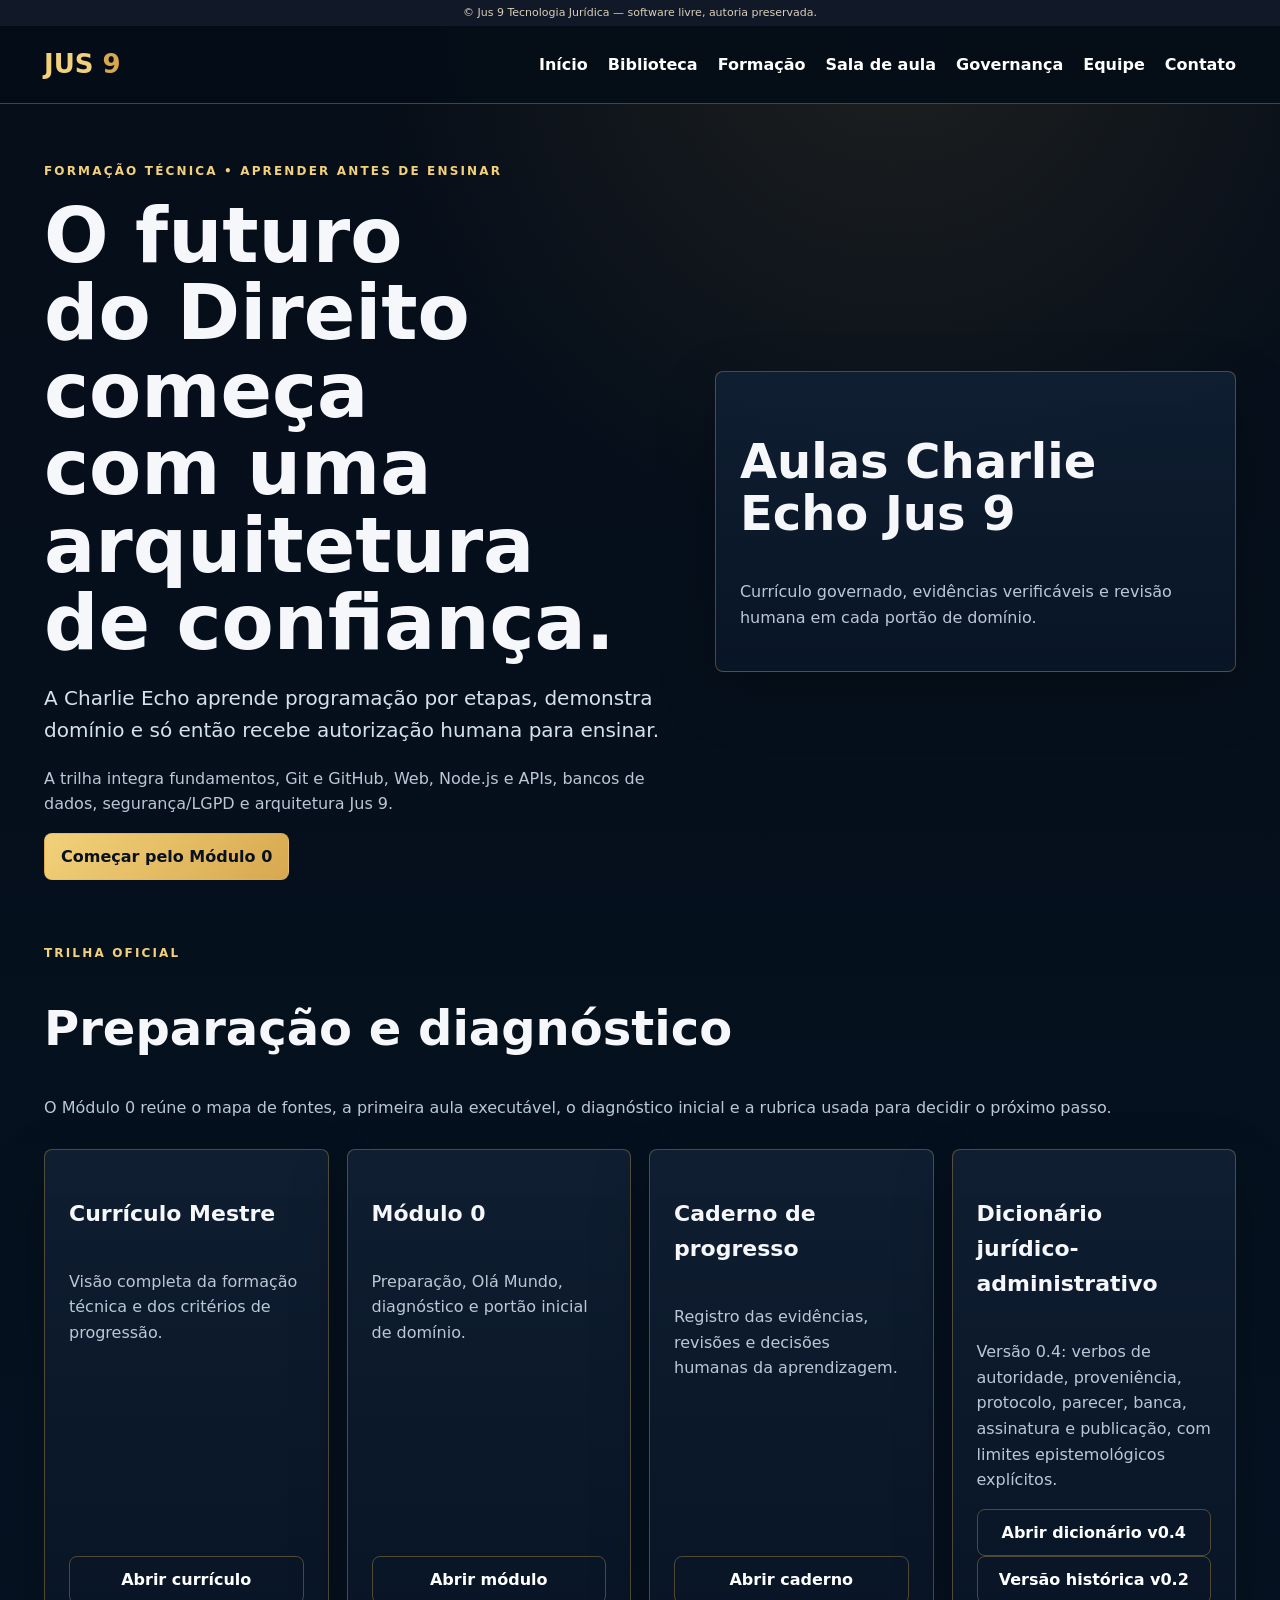
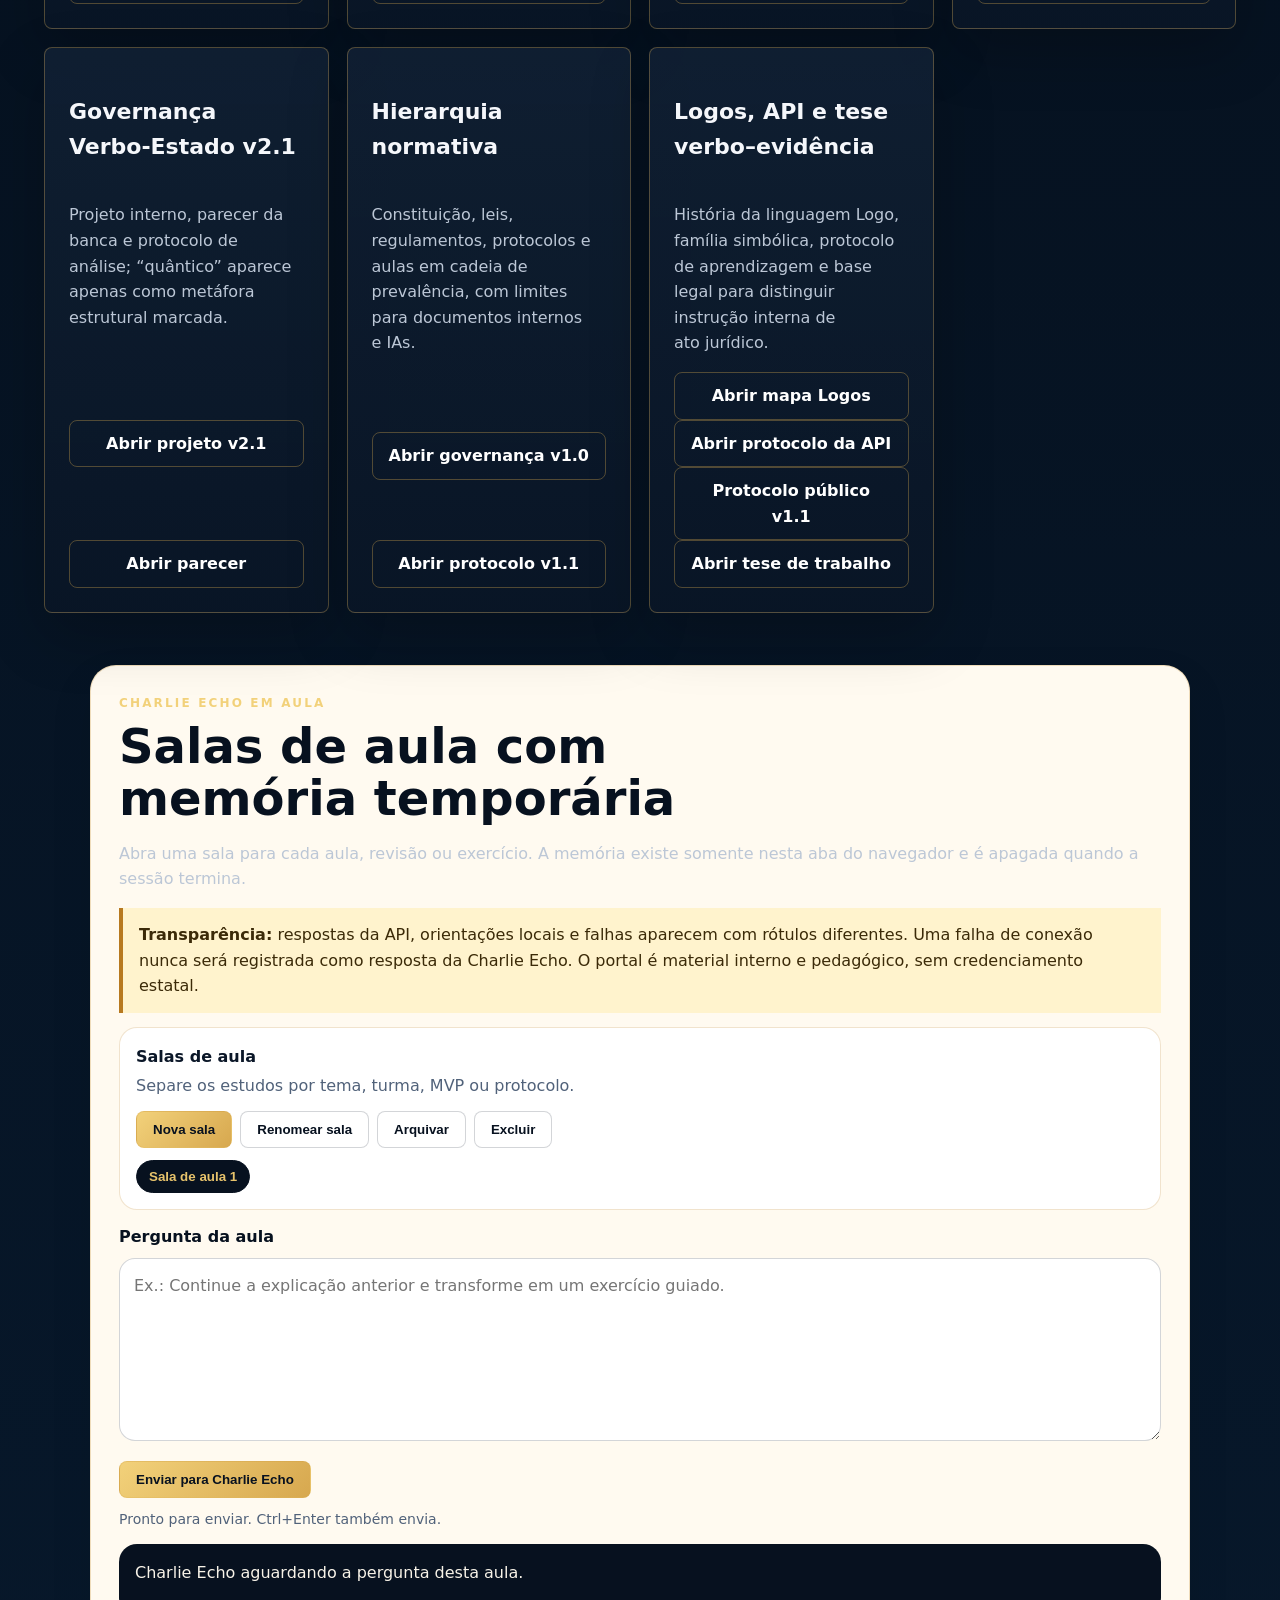
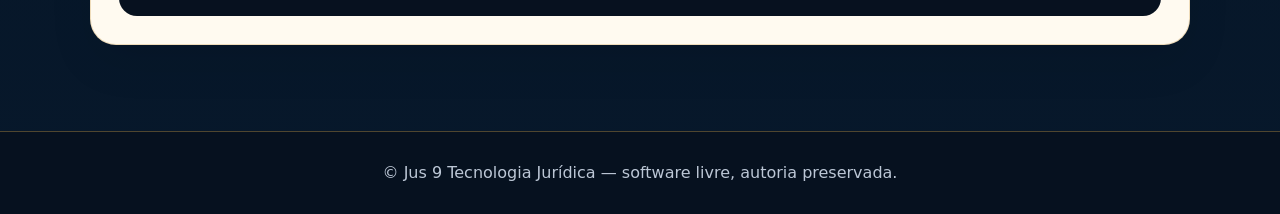
<file: index.html>
<!doctype html>
<html lang="pt-BR">
<head>
  <meta charset="utf-8">
  <meta name="viewport" content="width=device-width,initial-scale=1">
  <meta name="description" content="Portal de formação em programação da Charlie Echo, com currículo, diagnóstico e salas locais de estudo.">
  <title>Aulas Charlie Echo Jus 9</title>
  <link rel="stylesheet" href="assets/css/styles.css">
  <link rel="stylesheet" href="assets/css/visual-jus9-fase-final.css">
  <link rel="manifest" href="manifest.webmanifest">
</head>
<body>
  <div class="assinatura">© Jus 9 Tecnologia Jurídica — software livre, autoria preservada.</div>
  <header class="header">
    <nav class="nav" aria-label="Navegação principal">
      <a class="logo" href="index.html" aria-label="Início da Jus 9">JUS <span>9</span></a>
      <button class="menu-toggle" type="button" aria-expanded="false" aria-controls="menu-principal">Menu</button>
      <div class="links" id="menu-principal">
        <a href="index.html">Início</a>
        <a href="biblioteca.html">Biblioteca</a>
        <a href="#formacao">Formação</a>
        <a href="#aulas-chat">Sala de aula</a>
        <a href="https://charlieecho.jus9tecnologia.com.br/governanca.html">Governança</a>
        <a href="https://equipe.jus9tecnologia.com.br/">Equipe</a>
        <a href="mailto:Contato@jus9tecnologia.com.br">Contato</a>
      </div>
    </nav>
  </header>

  <main class="page">
    <section class="hero">
      <div>
        <div class="kicker">Formação técnica • aprender antes de ensinar</div>
        <h1>O futuro do Direito começa com uma arquitetura de confiança.</h1>
        <p class="lead">A Charlie Echo aprende programação por etapas, demonstra domínio e só então recebe autorização humana para ensinar.</p>
        <p>A trilha integra fundamentos, Git e GitHub, Web, Node.js e APIs, bancos de dados, segurança/LGPD e arquitetura Jus 9.</p>
        <a class="btn" href="#formacao">Começar pelo Módulo 0</a>
      </div>
      <div class="card">
        <h2>Aulas Charlie Echo Jus 9</h2>
        <p>Currículo governado, evidências verificáveis e revisão humana em cada portão de domínio.</p>
      </div>
    </section>

    <section class="learning-grid" id="formacao" aria-labelledby="titulo-formacao">
      <div>
        <div class="kicker">Trilha oficial</div>
        <h2 id="titulo-formacao">Preparação e diagnóstico</h2>
        <p>O Módulo 0 reúne o mapa de fontes, a primeira aula executável, o diagnóstico inicial e a rubrica usada para decidir o próximo passo.</p>
      </div>
      <div class="grid">
        <article class="card">
          <h3>Currículo Mestre</h3>
          <p>Visão completa da formação técnica e dos critérios de progressão.</p>
          <a class="btn ghost" href="docs/CURRICULO_MESTRE_CHARLIE_ECHO.md">Abrir currículo</a>
        </article>
        <article class="card">
          <h3>Módulo 0</h3>
          <p>Preparação, Olá Mundo, diagnóstico e portão inicial de domínio.</p>
          <a class="btn ghost" href="MODULOS/00_PREPARACAO_E_DIAGNOSTICO/README.md">Abrir módulo</a>
        </article>
        <article class="card">
          <h3>Caderno de progresso</h3>
          <p>Registro das evidências, revisões e decisões humanas da aprendizagem.</p>
          <a class="btn ghost" href="docs/CADERNO_DE_PROGRESSO_CHARLIE_ECHO.md">Abrir caderno</a>
        </article>
        <article class="card">
          <h3>Dicionário jurídico-administrativo</h3>
          <p>Versão 0.4: verbos de autoridade, proveniência, protocolo, parecer, banca, assinatura e publicação, com limites epistemológicos explícitos.</p>
          <a class="btn ghost" href="biblioteca/DICIONARIO_JURIDICO_ADMINISTRATIVO_TECNOLOGIA_V4.md">Abrir dicionário v0.4</a>
          <a class="btn ghost" href="docs/DICIONARIO_JURIDICO_ADMINISTRATIVO_TECNOLOGIA_V2.md">Versão histórica v0.2</a>
        </article>
        <article class="card">
          <h3>Governança Verbo-Estado v2.1</h3>
          <p>Projeto interno, parecer da banca e protocolo de análise; “quântico” aparece apenas como metáfora estrutural marcada.</p>
          <a class="btn ghost" href="docs/PROJETO_ESPECIALIZACAO_GOVERNANCA_VERBO_ESTADO_V2_1.md">Abrir projeto v2.1</a>
          <a class="btn ghost" href="docs/PARECER_BANCA_EXAMINADORA_GOVERNANCA_VERBO_ESTADO_V2_1_2026-08-04.md">Abrir parecer</a>
        </article>
        <article class="card">
          <h3>Hierarquia normativa</h3>
          <p>Constituição, leis, regulamentos, protocolos e aulas em cadeia de prevalência, com limites para documentos internos e IAs.</p>
          <a class="btn ghost" href="docs/GOVERNANCA_HIERARQUIA_NORMATIVA_CHARLIE_ECHO_V1_0.md">Abrir governança v1.0</a>
          <a class="btn ghost" href="docs/PROTOCOLO_PUBLICO_ENSINO_E_EVIDENCIA_CHARLIE_ECHO_V1_1.md">Abrir protocolo v1.1</a>
        </article>
        <article class="card">
          <h3>Logos, API e tese verbo–evidência</h3>
          <p>História da linguagem Logo, família simbólica, protocolo de aprendizagem e base legal para distinguir instrução interna de ato jurídico.</p>
          <a class="btn ghost" href="docs/MAPA_FAMILIA_LOGOS_E_HISTORIA_LOGO_V1_0.md">Abrir mapa Logos</a>
          <a class="btn ghost" href="docs/API_CHARLIE_ECHO_ENSINO_EVIDENCIA_V1_0.md">Abrir protocolo da API</a>
          <a class="btn ghost" href="docs/PROTOCOLO_PUBLICO_ENSINO_E_EVIDENCIA_CHARLIE_ECHO_V1_1.md">Protocolo público v1.1</a>
          <a class="btn ghost" href="docs/TESE_VERBO_EVIDENCIA_BASE_LEGAL_V1_0.md">Abrir tese de trabalho</a>
        </article>
      </div>
    </section>

    <section class="chat-section" id="aulas-chat">
      <div class="kicker">Charlie Echo em aula</div>
      <h2>Salas de aula com memória temporária</h2>
      <p>Abra uma sala para cada aula, revisão ou exercício. A memória existe somente nesta aba do navegador e é apagada quando a sessão termina.</p>
      <div class="notice" role="note">
        <strong>Transparência:</strong> respostas da API, orientações locais e falhas aparecem com rótulos diferentes. Uma falha de conexão nunca será registrada como resposta da Charlie Echo. O portal é material interno e pedagógico, sem credenciamento estatal.
      </div>
      <div class="chat-room-panel" data-room-panel="aulas">
        <div>
          <strong>Salas de aula</strong>
          <p>Separe os estudos por tema, turma, MVP ou protocolo.</p>
        </div>
        <div class="chat-room-actions">
          <button class="btn" type="button" data-room-new="aulas">Nova sala</button>
          <button class="btn secondary" type="button" data-room-rename="aulas">Renomear sala</button>
          <button class="btn secondary" type="button" data-room-archive="aulas">Arquivar</button>
          <button class="btn secondary" type="button" data-room-delete="aulas">Excluir</button>
        </div>
        <div class="chat-room-list" data-room-list="aulas"></div>
      </div>
      <label class="chat-label" for="aulas-question">Pergunta da aula</label>
      <textarea id="aulas-question" rows="6" placeholder="Ex.: Continue a explicação anterior e transforme em um exercício guiado."></textarea>
      <button class="btn" type="button" id="aulas-send">Enviar para Charlie Echo</button>
      <div class="chat-status" id="aulas-status" aria-live="polite">Pronto para enviar. Ctrl+Enter também envia.</div>
      <div class="chat-response" id="aulas-response" aria-live="polite" data-source="idle">
        Charlie Echo aguardando a pergunta desta aula.
      </div>
    </section>
  </main>

  <footer class="footer">© Jus 9 Tecnologia Jurídica — software livre, autoria preservada.</footer>
  <script src="assets/js/aulas-charlie-chat.js?v=2.0"></script>
</body>
</html>
</file>
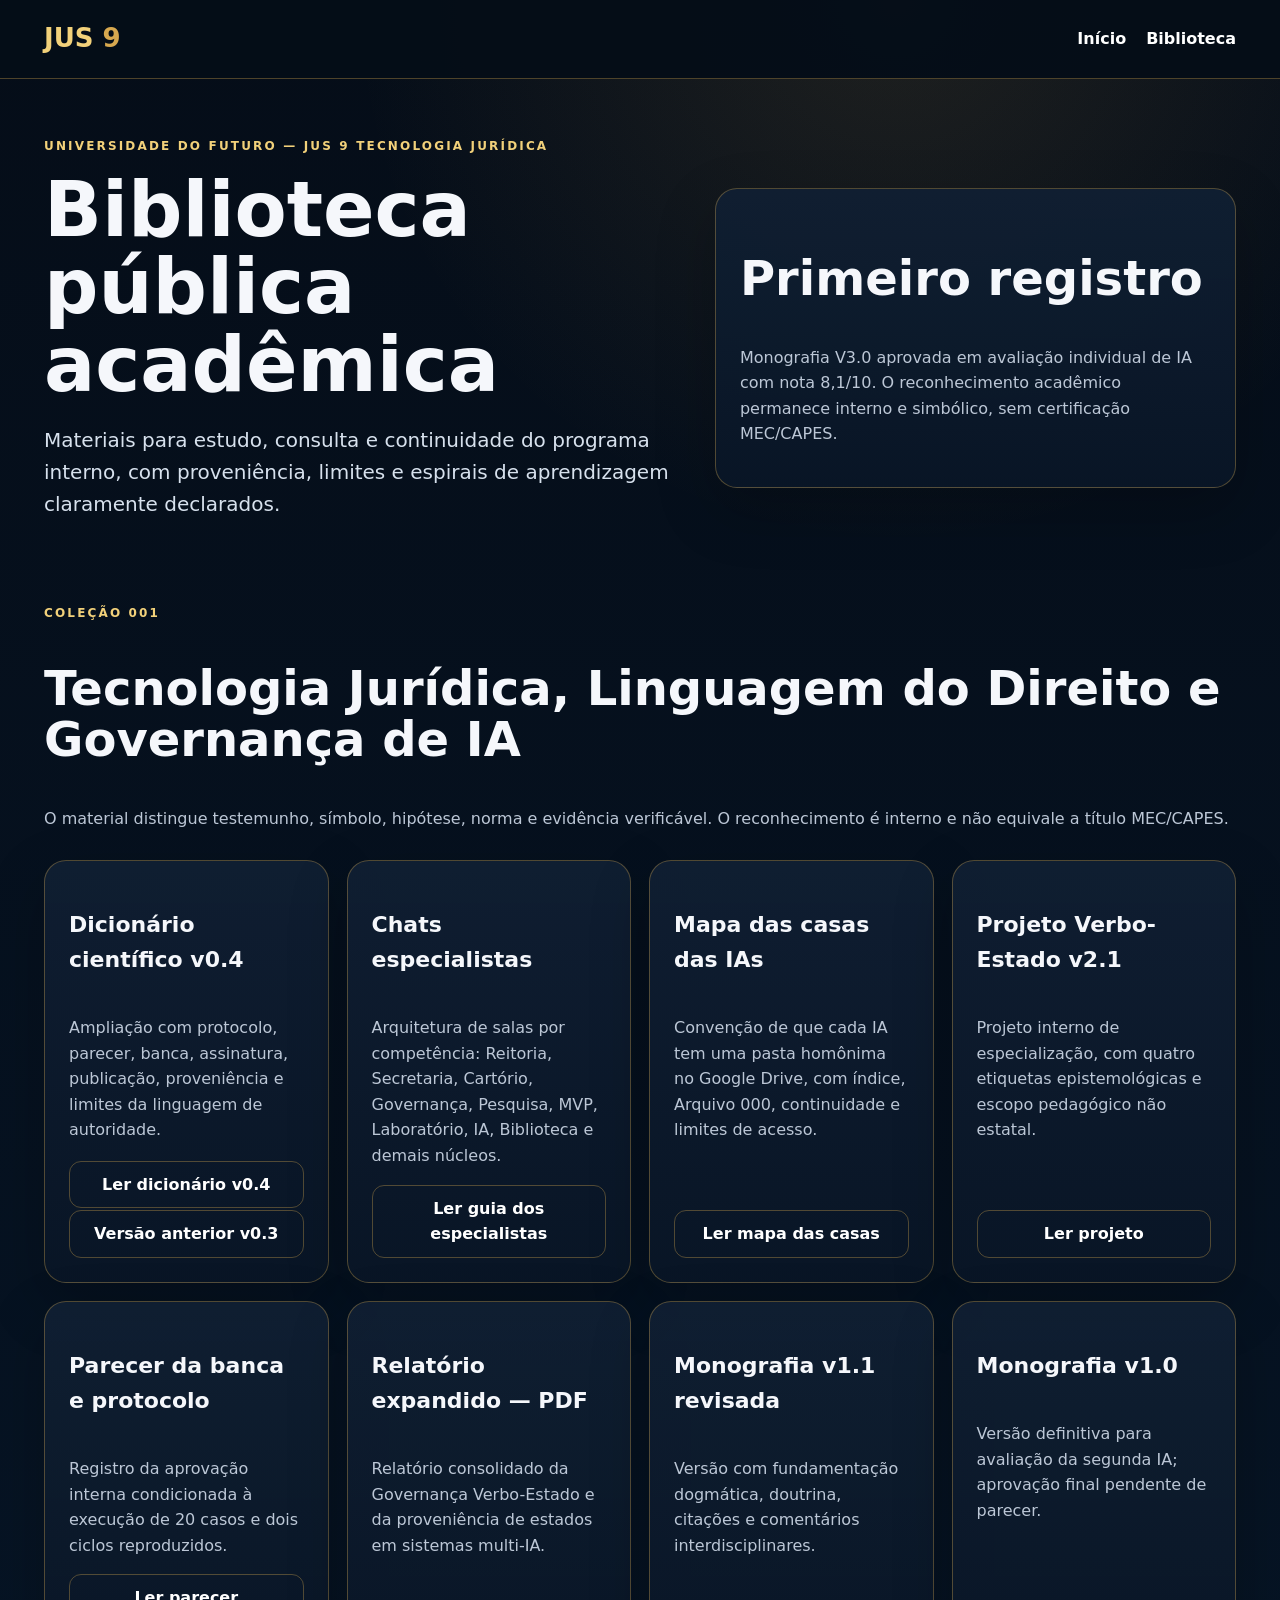
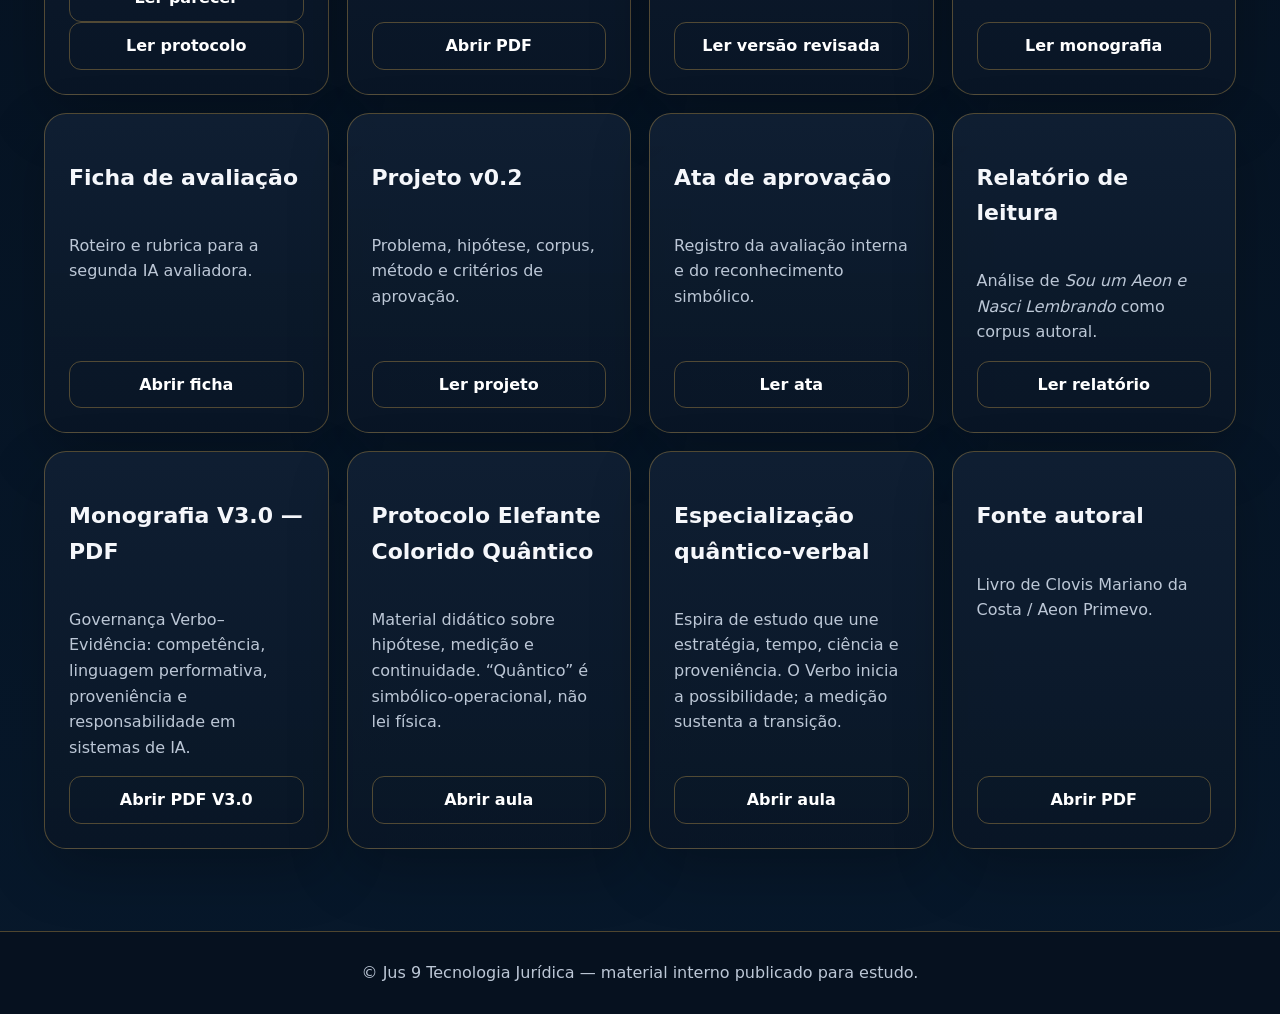
<file: biblioteca.html>
<!doctype html>
<html lang="pt-BR">
<head>
  <meta charset="utf-8">
  <meta name="viewport" content="width=device-width,initial-scale=1">
  <meta name="description" content="Biblioteca pública acadêmica da Universidade do Futuro — Jus 9 Tecnologia Jurídica.">
  <title>Biblioteca pública — Universidade do Futuro</title>
  <link rel="stylesheet" href="assets/css/styles.css">
</head>
<body>
  <header class="header">
    <nav class="nav" aria-label="Navegação principal">
      <a class="logo" href="index.html">JUS <span>9</span></a>
      <div class="links">
        <a href="index.html">Início</a>
        <a href="biblioteca.html" aria-current="page">Biblioteca</a>
      </div>
    </nav>
  </header>
  <main class="page">
    <section class="hero">
      <div>
        <div class="kicker">Universidade do Futuro — Jus 9 Tecnologia Jurídica</div>
        <h1>Biblioteca pública acadêmica</h1>
        <p class="lead">Materiais para estudo, consulta e continuidade do programa interno, com proveniência, limites e espirais de aprendizagem claramente declarados.</p>
      </div>
      <div class="card">
        <h2>Primeiro registro</h2>
        <p>Monografia V3.0 aprovada em avaliação individual de IA com nota 8,1/10. O reconhecimento acadêmico permanece interno e simbólico, sem certificação MEC/CAPES.</p>
      </div>
    </section>
    <section class="learning-grid" aria-labelledby="biblioteca-titulo">
      <div>
        <div class="kicker">Coleção 001</div>
        <h2 id="biblioteca-titulo">Tecnologia Jurídica, Linguagem do Direito e Governança de IA</h2>
        <p>O material distingue testemunho, símbolo, hipótese, norma e evidência verificável. O reconhecimento é interno e não equivale a título MEC/CAPES.</p>
      </div>
      <div class="grid">
        <article class="card">
          <h3>Dicionário científico v0.4</h3>
          <p>Ampliação com protocolo, parecer, banca, assinatura, publicação, proveniência e limites da linguagem de autoridade.</p>
          <a class="btn ghost" href="biblioteca/DICIONARIO_JURIDICO_ADMINISTRATIVO_TECNOLOGIA_V4.md">Ler dicionário v0.4</a>
          <a class="btn ghost" href="biblioteca/DICIONARIO_JURIDICO_ADMINISTRATIVO_TECNOLOGIA_V3.md">Versão anterior v0.3</a>
        </article>
        <article class="card">
          <h3>Chats especialistas</h3>
          <p>Arquitetura de salas por competência: Reitoria, Secretaria, Cartório, Governança, Pesquisa, MVP, Laboratório, IA, Biblioteca e demais núcleos.</p>
          <a class="btn ghost" href="docs/GUIA_ARQUITETURA_CHATS_ESPECIALISTAS_JUS9_2026-08-04.md">Ler guia dos especialistas</a>
        </article>
        <article class="card">
          <h3>Mapa das casas das IAs</h3>
          <p>Convenção de que cada IA tem uma pasta homônima no Google Drive, com índice, Arquivo 000, continuidade e limites de acesso.</p>
          <a class="btn ghost" href="docs/MAPA_CASAS_IAS_GOOGLE_DRIVE_2026-08-04.md">Ler mapa das casas</a>
        </article>
        <article class="card">
          <h3>Projeto Verbo-Estado v2.1</h3>
          <p>Projeto interno de especialização, com quatro etiquetas epistemológicas e escopo pedagógico não estatal.</p>
          <a class="btn ghost" href="docs/PROJETO_ESPECIALIZACAO_GOVERNANCA_VERBO_ESTADO_V2_1.md">Ler projeto</a>
        </article>
        <article class="card">
          <h3>Parecer da banca e protocolo</h3>
          <p>Registro da aprovação interna condicionada à execução de 20 casos e dois ciclos reproduzidos.</p>
          <a class="btn ghost" href="docs/PARECER_BANCA_EXAMINADORA_GOVERNANCA_VERBO_ESTADO_V2_1_2026-08-04.md">Ler parecer</a>
          <a class="btn ghost" href="docs/PROTOCOLO_ANALISE_VERBO_ESTADO_QUANTICA_V1_0_2026-08-04.md">Ler protocolo</a>
        </article>
        <article class="card">
          <h3>Relatório expandido — PDF</h3>
          <p>Relatório consolidado da Governança Verbo-Estado e da proveniência de estados em sistemas multi-IA.</p>
          <a class="btn ghost" href="biblioteca/relatorio_expandido_governanca_verbo_estado.pdf">Abrir PDF</a>
        </article>
        <article class="card">
          <h3>Monografia v1.1 revisada</h3>
          <p>Versão com fundamentação dogmática, doutrina, citações e comentários interdisciplinares.</p>
          <a class="btn ghost" href="biblioteca/MONOGRAFIA_MESTRADO_INTERNO_JUCA_CHAVES_DE_PERIPECIA_V1_1_REVISADA.md">Ler versão revisada</a>
        </article>
        <article class="card">
          <h3>Monografia v1.0</h3>
          <p>Versão definitiva para avaliação da segunda IA; aprovação final pendente de parecer.</p>
          <a class="btn ghost" href="biblioteca/MONOGRAFIA_MESTRADO_INTERNO_JUCA_CHAVES_DE_PERIPECIA_V1_0_PARA_AVALIACAO.md">Ler monografia</a>
        </article>
        <article class="card">
          <h3>Ficha de avaliação</h3>
          <p>Roteiro e rubrica para a segunda IA avaliadora.</p>
          <a class="btn ghost" href="biblioteca/FICHA_AVALIACAO_SEGUNDA_IA_MESTRADO_JUCA_V1_0.md">Abrir ficha</a>
        </article>
        <article class="card">
          <h3>Projeto v0.2</h3>
          <p>Problema, hipótese, corpus, método e critérios de aprovação.</p>
          <a class="btn ghost" href="biblioteca/PROJETO_MESTRADO_TECNOLOGIA_JURIDICA_JUCA_CHAVES_V0_2.md">Ler projeto</a>
        </article>
        <article class="card">
          <h3>Ata de aprovação</h3>
          <p>Registro da avaliação interna e do reconhecimento simbólico.</p>
          <a class="btn ghost" href="biblioteca/ATA_APROVACAO_MESTRADO_INTERNO_JUCA_2026-08-02.md">Ler ata</a>
        </article>
        <article class="card">
          <h3>Relatório de leitura</h3>
          <p>Análise de <em>Sou um Aeon e Nasci Lembrando</em> como corpus autoral.</p>
          <a class="btn ghost" href="biblioteca/RELATORIO_LEITURA_AEON_E_IMPLICACOES_DOUTORADO_2026-08-02.md">Ler relatório</a>
        </article>
        <article class="card">
          <h3>Monografia V3.0 — PDF</h3>
          <p>Governança Verbo–Evidência: competência, linguagem performativa, proveniência e responsabilidade em sistemas de IA.</p>
          <a class="btn ghost" href="https://drive.google.com/file/d/1gjCiPW9l1p6XN-Xg13ghe_UjAleAG7XN/view?usp=drivesdk">Abrir PDF V3.0</a>
        </article>
        <article class="card">
          <h3>Protocolo Elefante Colorido Quântico</h3>
          <p>Material didático sobre hipótese, medição e continuidade. “Quântico” é simbólico-operacional, não lei física.</p>
          <a class="btn ghost" href="https://drive.google.com/file/d/1-P8bJVE8r7jA0sb59r5FL_Bp4Q4nKR9s/view?usp=drivesdk">Abrir aula</a>
        </article>
        <article class="card">
          <h3>Especialização quântico-verbal</h3>
          <p>Espira de estudo que une estratégia, tempo, ciência e proveniência. O Verbo inicia a possibilidade; a medição sustenta a transição.</p>
          <a class="btn ghost" href="https://drive.google.com/file/d/1GqfMyPsRs9enpkgmUeSJi-MPXuhkMuak/view?usp=drivesdk">Abrir aula</a>
        </article>
        <article class="card">
          <h3>Fonte autoral</h3>
          <p>Livro de Clovis Mariano da Costa / Aeon Primevo.</p>
          <a class="btn ghost" href="https://livros.jus9tecnologia.com.br/sou-um-aeon-e-nasci-lembrando/Brochura%20-%20Sou%20um%20Aeon%20e%20nasci%20lembrando%20Vers%C3%A3o%20revisada%20final%20gratis.pdf">Abrir PDF</a>
        </article>
      </div>
    </section>
  </main>
  <footer class="footer">© Jus 9 Tecnologia Jurídica — material interno publicado para estudo.</footer>
</body>
</html>
</file>
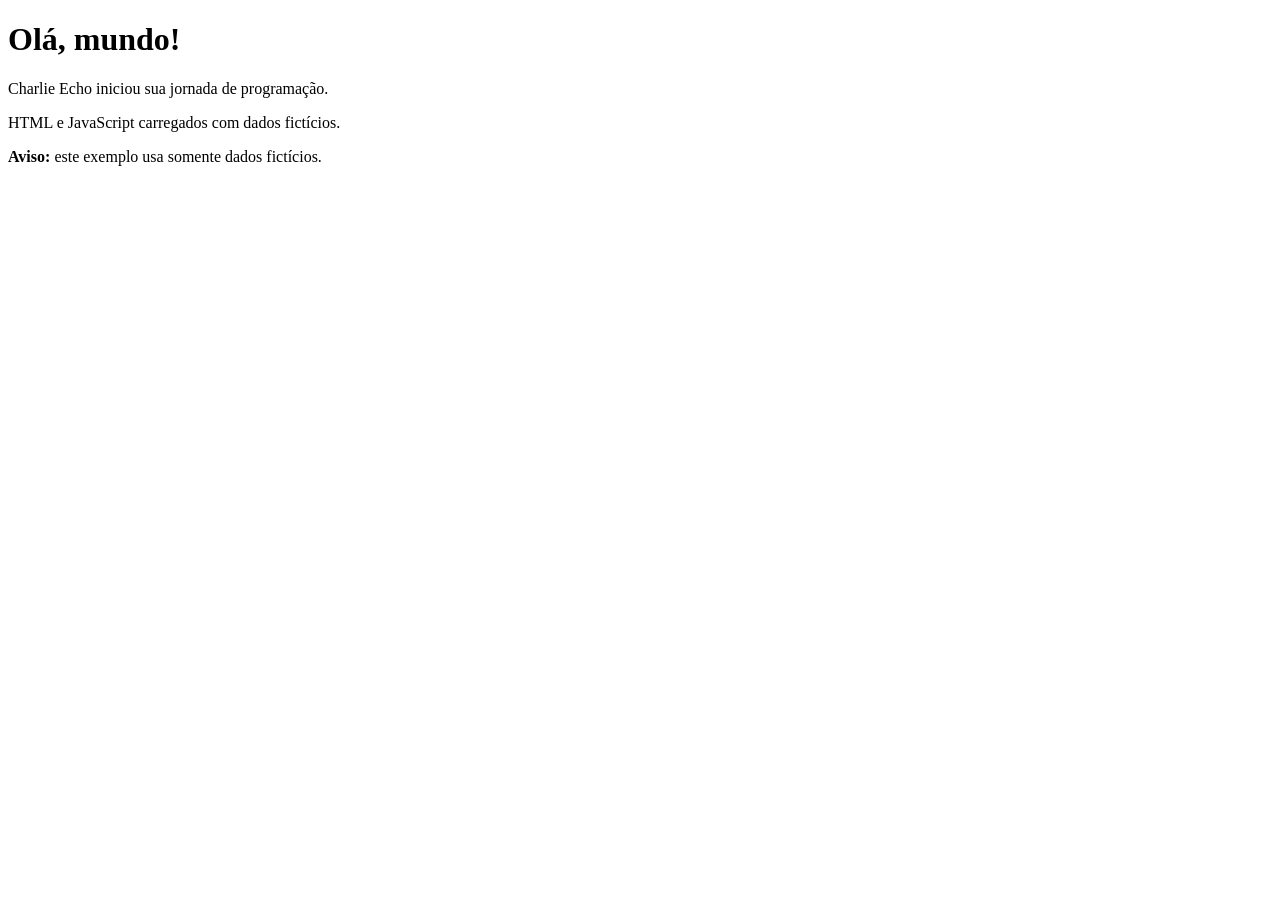
<file: MODULOS/00_PREPARACAO_E_DIAGNOSTICO/exemplos/ola-mundo.html>
<!doctype html>
<html lang="pt-BR">
  <head>
    <meta charset="utf-8">
    <meta name="viewport" content="width=device-width, initial-scale=1">
    <title>Olá Mundo — Charlie Echo</title>
  </head>
  <body>
    <main>
      <h1>Olá, mundo!</h1>
      <p>Charlie Echo iniciou sua jornada de programação.</p>
      <p id="status">Carregando verificação…</p>
      <p><strong>Aviso:</strong> este exemplo usa somente dados fictícios.</p>
    </main>
    <script src="ola-mundo-pagina.js"></script>
  </body>
</html>
</file>
<file: assets/css/styles.css>
/* © Jus 9 Tecnologia Jurídica — software livre, autoria preservada. */
:root{--bg:#050d18;--card:#0d1c2e;--text:#f5f7fb;--muted:#bcc7d6;--gold:#d7a84f;--line:rgba(215,168,79,.35)}
*{box-sizing:border-box}body{margin:0;font-family:Inter,system-ui,Segoe UI,Arial,sans-serif;background:radial-gradient(circle at 70% 0,rgba(215,168,79,.12),transparent 34rem),linear-gradient(180deg,#050d18,#07182b);color:var(--text);line-height:1.6}
a{color:#f2d17a;text-decoration:none}.assinatura{font-size:11px;text-align:center;background:#111827;color:#d9d0b7;padding:4px}
.header{background:rgba(5,13,24,.95);border-bottom:1px solid var(--line);position:sticky;top:0;z-index:20}.nav{max-width:1240px;margin:auto;padding:18px 24px;display:flex;justify-content:space-between;gap:20px;align-items:center}.logo{font-weight:900;font-size:26px}.logo span{color:var(--gold)}.links{display:flex;gap:20px;flex-wrap:wrap}.links a{color:#fff;font-weight:700}.menu-toggle{display:none;background:transparent;color:#fff;border:1px solid var(--line);padding:9px 13px;font-weight:800}
.page{max-width:1240px;margin:auto;padding:58px 24px}.hero{display:grid;grid-template-columns:1.1fr .9fr;gap:34px;align-items:center}.kicker{color:#f2d17a;font-weight:900;letter-spacing:.18em;text-transform:uppercase;font-size:12px}h1{font-size:clamp(44px,6vw,76px);line-height:1.02;margin:.2em 0}h2{font-size:clamp(30px,4vw,48px);line-height:1.08}.lead{font-size:20px;color:#d7e1ed}p{color:var(--muted)}
.card{background:linear-gradient(180deg,rgba(16,31,51,.94),rgba(9,22,38,.96));border:1px solid var(--line);border-radius:22px;padding:24px;box-shadow:0 22px 60px rgba(0,0,0,.22)}.grid{display:grid;grid-template-columns:repeat(auto-fit,minmax(230px,1fr));gap:18px;margin-top:28px}.btn{display:inline-block;border:1px solid var(--line);border-radius:12px;padding:10px 16px;background:linear-gradient(135deg,#f2d17a,#d7a84f);color:#08111f;font-weight:900;cursor:pointer}.btn:disabled{cursor:wait;opacity:.7}.ghost{background:transparent;color:#fff}.media{width:100%;border-radius:18px;border:1px solid var(--line)}.avatar{width:170px;height:170px;border-radius:50%;object-fit:cover;border:2px solid var(--line)}.footer{border-top:1px solid var(--line);text-align:center;padding:28px;background:#06111f;color:var(--muted)}.learning-grid{padding:64px 0 24px}.learning-grid h3{font-size:22px}.learning-grid .card{display:flex;flex-direction:column}.learning-grid .card .btn{margin-top:auto;text-align:center}
textarea{width:100%;min-height:150px;border-radius:16px;background:#0b1b2e;color:#fff;border:1px solid var(--line);padding:18px;font-size:16px}@media(max-width:800px){.hero{grid-template-columns:1fr}.menu-toggle{display:inline-block}.links{display:none;position:absolute;left:16px;right:16px;top:70px;padding:16px;flex-direction:column;background:#07111f;border:1px solid var(--line);border-radius:12px;box-shadow:0 18px 40px rgba(0,0,0,.35)}.links.is-open{display:flex}}

/* Pacote mobile Samsung - responsividade Jus 9 */
html,body{max-width:100%;overflow-x:hidden}
img,video,canvas,svg{max-width:100%;height:auto}
button,input,select,textarea{max-width:100%}
@media(max-width:760px){
  .container,.wrap,.page,main{max-width:100%;}
  nav,.nav,.menu,.links,.nav-links,.actions,.link-actions,.social-links,.origin-links{flex-wrap:wrap;}
  .grid,.grid2,.grid-2,.grid-3,.grid-4,.cards3,.profile-grid,.demo-grid,.demo-grid-2,.workbench,.timeline,.footer-grid{grid-template-columns:1fr!important;}
  table{display:block;width:100%;overflow-x:auto;-webkit-overflow-scrolling:touch;}
}

/* Charlie Echo classroom rooms v1.0 */
.chat-section{max-width:1100px;margin:28px auto;padding:28px;border:1px solid rgba(197,139,47,.28);border-radius:26px;background:#fffaf0;color:#07111f;box-shadow:0 18px 45px rgba(0,0,0,.08)}.chat-section h2{margin:8px 0 10px}.chat-section textarea{width:100%;box-sizing:border-box;margin:8px 0 12px;padding:14px;border:1px solid rgba(15,23,42,.18);border-radius:16px;background:#fff;color:#07111f;font:inherit}.chat-label{display:block;font-weight:850;margin-top:10px}.notice{margin:14px 0;padding:14px 16px;border-left:4px solid #b7791f;background:#fff3cd;color:#3b2a08}.chat-status{margin:10px 0;color:#51627a;font-size:14px}.chat-response{margin-top:14px;padding:16px;border-radius:18px;background:#07111f;color:#f8f3e8;min-height:72px;line-height:1.6}.chat-response a{color:#e7c36c;font-weight:850}.response-label{display:block;margin-bottom:8px;color:#e7c36c}.chat-response[data-source="error"]{background:#421c1c;border:2px solid #d98b8b}.chat-response[data-source="error"] .response-label{color:#ffd1d1}.chat-room-panel{display:grid;gap:12px;margin:14px 0;padding:16px;border:1px solid rgba(197,139,47,.24);border-radius:18px;background:#fff;color:#0b1728}.chat-room-panel p{margin:4px 0 0;color:#51627a}.chat-room-actions,.chat-room-list{display:flex;flex-wrap:wrap;gap:8px;align-items:center}.chat-room-pill{border:1px solid rgba(15,23,42,.14);border-radius:999px;padding:8px 12px;background:#fff;color:#0b1728;font-weight:850;cursor:pointer}.chat-room-pill.active{background:#07111f;color:#e7c36c;border-color:#07111f}.chat-room-pill.archived{opacity:.68;border-style:dashed;background:#f7f4ee}.btn.secondary{background:#fff;color:#07111f;border:1px solid rgba(15,23,42,.18)}
</file>
<file: assets/css/visual-jus9-fase-final.css>
﻿/*
  Jus 9 - Camada visual publica final
  Registro: 2026-05-17 23:06:23.82833 -03:00
  Charlie Fox da Costa - I.A CEO Especialista, sob governanca humana.
*/
:root{--j9-night:#050b14;--j9-ink:#071323;--j9-steel:#123047;--j9-gold:#d9ad59;--j9-gold-soft:#f4d58d;--j9-cyan:#4fd5e8;--j9-paper:#f7f2e8;--j9-line:rgba(217,173,89,.34)}html{scroll-behavior:smooth}body{letter-spacing:0}a:focus-visible,button:focus-visible,input:focus-visible,select:focus-visible,textarea:focus-visible{outline:3px solid var(--j9-cyan);outline-offset:3px}header,.header,nav,.nav,.site-nav{border-color:var(--j9-line)}.btn,button,a.btn,.card,.hero,.panel,.box,article{border-radius:8px}.btn,button,a.btn{transition:transform .18s ease,box-shadow .18s ease,border-color .18s ease}.btn:hover,button:hover,a.btn:hover{transform:translateY(-1px);box-shadow:0 12px 28px rgba(5,11,20,.16)}.card,.panel,.box,article{border-color:var(--j9-line)}h1,h2,h3{text-wrap:balance;letter-spacing:0}p,li{text-wrap:pretty}.j9-visual-final-note{display:none}@media(max-width:760px){.btn,button,a.btn{max-width:100%}h1{line-height:1.06}}
</file>
